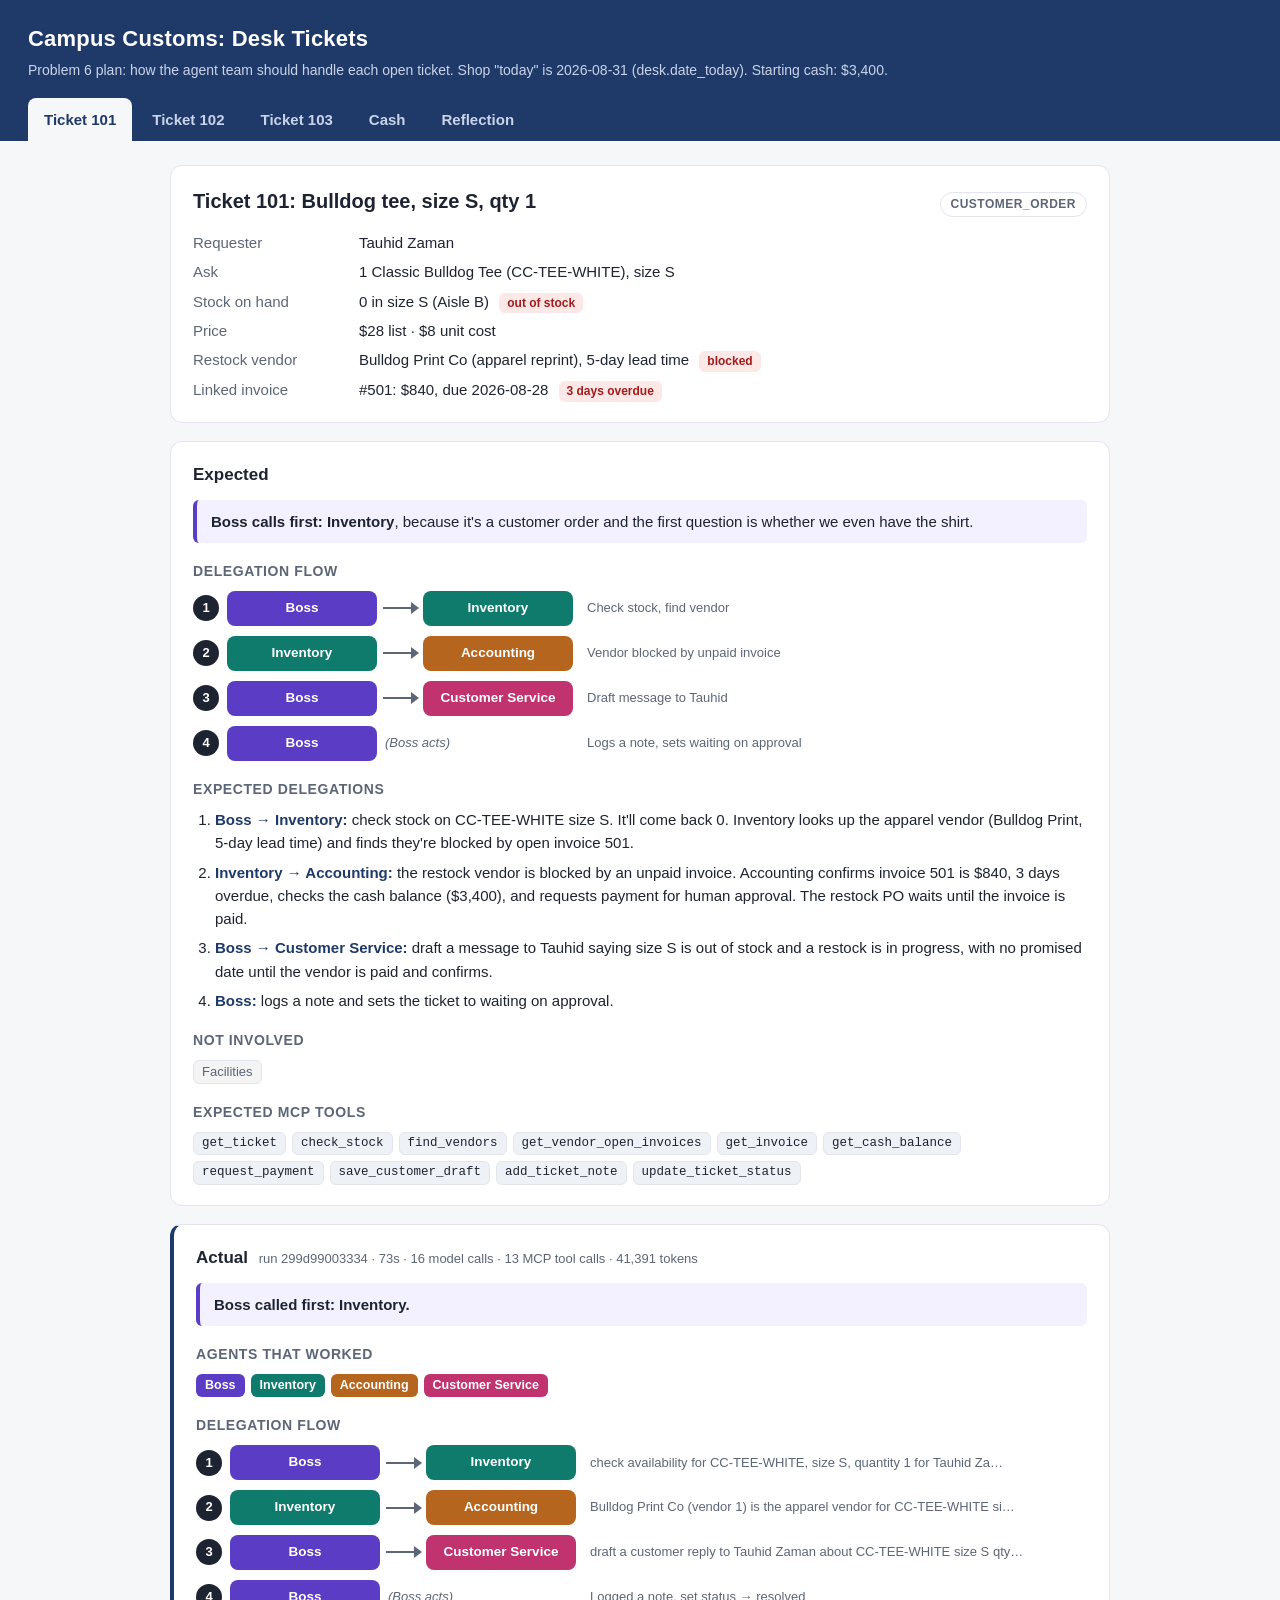
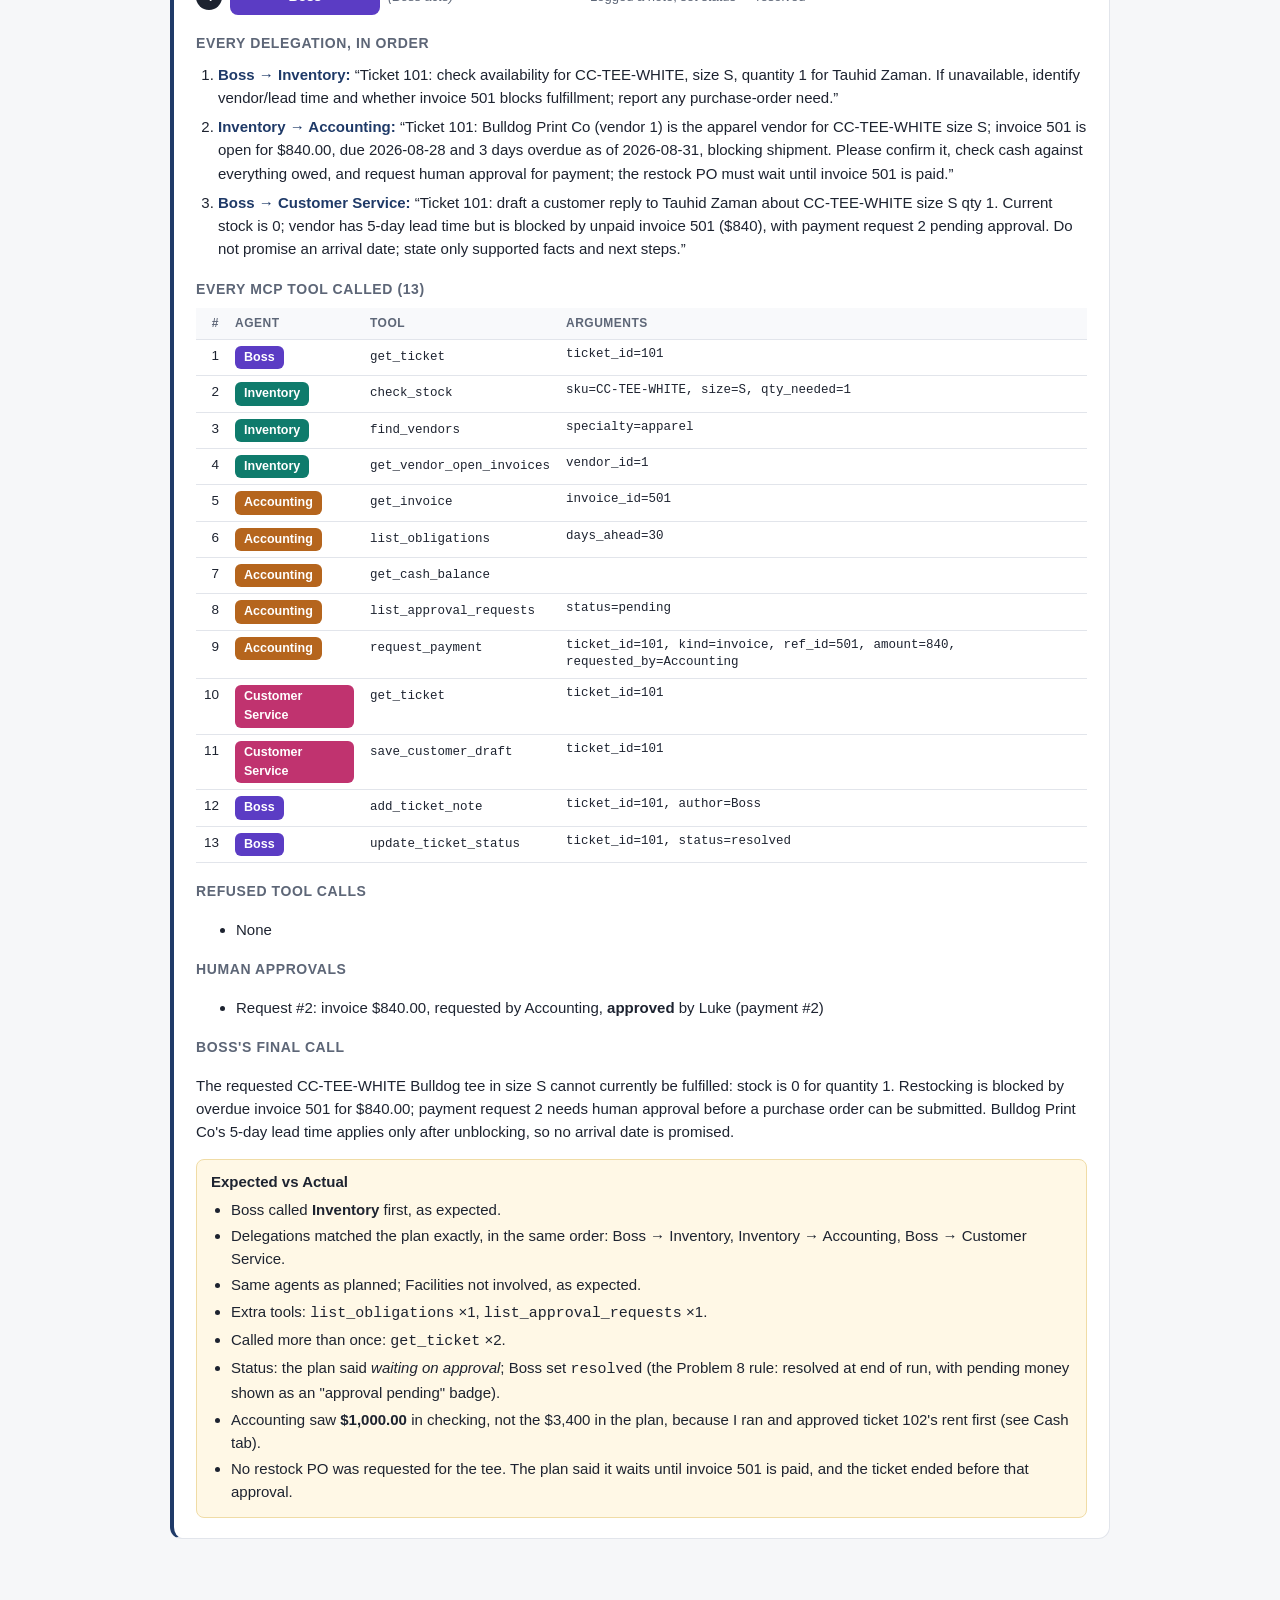
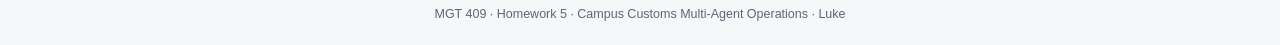
<file: output/desk_tickets.html>
<!DOCTYPE html>
<html lang="en">
<head>
<meta charset="utf-8">
<meta name="viewport" content="width=device-width, initial-scale=1">
<title>Campus Customs: Desk Tickets Plan</title>
<style>
  :root {
    --bg: #f6f7f9; --card: #ffffff; --ink: #1d2330; --muted: #5d6677; --line: #e2e5eb;
    --accent: #1f3a68;
    --boss: #5b3cc4; --inventory: #0f7b6c; --accounting: #b5651d; --facilities: #2563a8; --cs: #c0336f;
  }
  * { box-sizing: border-box; }
  body { margin: 0; font: 15px/1.55 -apple-system, "Segoe UI", Roboto, Helvetica, Arial, sans-serif;
         color: var(--ink); background: var(--bg); }
  header.top { background: var(--accent); color: #fff; padding: 22px 28px 0; }
  header.top h1 { margin: 0; font-size: 22px; font-weight: 650; letter-spacing: .2px; }
  header.top p { margin: 4px 0 16px; color: #c9d4ea; font-size: 14px; }
  nav[role="tablist"] { display: flex; gap: 4px; flex-wrap: wrap; }
  nav button { appearance: none; border: 0; background: transparent; color: #c9d4ea; font: inherit;
               font-weight: 600; padding: 10px 16px; border-radius: 8px 8px 0 0; cursor: pointer; }
  nav button:hover { color: #fff; background: rgba(255,255,255,.08); }
  nav button[aria-selected="true"] { background: var(--bg); color: var(--accent); }
  nav button:focus-visible { outline: 2px solid #fff; outline-offset: -2px; }
  main { max-width: 980px; margin: 0 auto; padding: 24px 20px 48px; }
  section[role="tabpanel"][hidden] { display: none; }
  .card { background: var(--card); border: 1px solid var(--line); border-radius: 12px; padding: 20px 22px; margin-bottom: 18px; }
  .card h2 { margin: 0 0 12px; font-size: 17px; }
  .card h3 { margin: 18px 0 8px; font-size: 14px; text-transform: uppercase; letter-spacing: .6px; color: var(--muted); }
  .facts-head { display: flex; justify-content: space-between; align-items: baseline; gap: 12px; flex-wrap: wrap; }
  .facts-head h2 { font-size: 20px; margin: 0; }
  .type { font-size: 12px; font-weight: 700; letter-spacing: .5px; text-transform: uppercase; color: var(--muted);
          border: 1px solid var(--line); border-radius: 999px; padding: 2px 10px; }
  dl.facts { display: grid; grid-template-columns: 150px 1fr; gap: 6px 16px; margin: 14px 0 0; }
  dl.facts dt { color: var(--muted); }
  dl.facts dd { margin: 0; font-weight: 500; }
  .badge { display: inline-block; font-size: 12px; font-weight: 700; padding: 1px 8px; border-radius: 6px; margin-left: 6px; }
  .badge.red { background: #fde8e8; color: #a01d1d; } .badge.amber { background: #fff3db; color: #8a5a00; }
  .badge.green { background: #e3f6ec; color: #17683f; }
  .first { background: #f3f0ff; border-left: 4px solid var(--boss); padding: 10px 14px; border-radius: 6px; margin: 4px 0 6px; }
  /* Flow diagram */
  .flow { display: flex; flex-direction: column; gap: 10px; margin: 6px 0 4px; }
  .flow-row { display: grid; grid-template-columns: 34px 150px 46px 150px 1fr; align-items: center; gap: 0; }
  .step { width: 26px; height: 26px; border-radius: 50%; background: var(--ink); color: #fff; font-size: 13px;
          font-weight: 700; display: grid; place-items: center; }
  .agent { border-radius: 8px; padding: 7px 10px; color: #fff; font-weight: 650; font-size: 13.5px; text-align: center; }
  .agent.boss { background: var(--boss); } .agent.inventory { background: var(--inventory); }
  .agent.accounting { background: var(--accounting); } .agent.facilities { background: var(--facilities); }
  .agent.customer_service { background: var(--cs); }
  .arrow { position: relative; height: 2px; background: var(--muted); margin: 0 6px; }
  .arrow::after { content: ""; position: absolute; right: -2px; top: -5px; border: 6px solid transparent; border-left: 8px solid var(--muted); border-right: 0; }
  .self { grid-column: 3 / span 2; font-size: 13px; color: var(--muted); font-style: italic; padding-left: 8px; }
  .flow-label { font-size: 13px; color: var(--muted); padding-left: 14px; }
  ol.plan { margin: 6px 0 0; padding-left: 22px; } ol.plan li { margin: 6px 0; }
  ol.plan b { color: var(--accent); }
  .chips { display: flex; flex-wrap: wrap; gap: 6px; }
  .chip { font: 12.5px/1.4 ui-monospace, "Cascadia Code", Consolas, monospace; background: #eef1f6; border: 1px solid var(--line);
          border-radius: 6px; padding: 2px 8px; }
  .muted-chip { background: #f4f4f5; color: var(--muted); border-color: var(--line); font-family: inherit; font-size: 13px; }
  .actual { border-style: dashed; background: #fbfbfc; color: var(--muted); }
  .placeholder { text-align: center; padding: 56px 20px; color: var(--muted); font-size: 16px; }
  footer { text-align: center; color: var(--muted); font-size: 12.5px; padding-bottom: 24px; }
  /* Actual / Cash / Reflection (filled in after the run) */
  .actual-filled { border-left: 4px solid var(--accent); }
  .actual-filled h2 small, .card h2 small { font-weight: 500; color: var(--muted); font-size: 13px; margin-left: 6px; }
  .agent-chip { display: inline-block; color: #fff; font-weight: 650; font-size: 12.5px; border-radius: 6px; padding: 2px 9px; }
  .agent-chip.boss { background: var(--boss); } .agent-chip.inventory { background: var(--inventory); }
  .agent-chip.accounting { background: var(--accounting); } .agent-chip.facilities { background: var(--facilities); }
  .agent-chip.customer_service { background: var(--cs); }
  table.data { width: 100%; border-collapse: collapse; font-size: 13.5px; margin: 6px 0 4px; }
  table.data th, table.data td { text-align: left; padding: 6px 8px; border-bottom: 1px solid var(--line); vertical-align: top; }
  table.data th { font-size: 12px; text-transform: uppercase; letter-spacing: .5px; color: var(--muted); background: #f8f9fb; }
  table.data td.num, table.data th.num { text-align: right; font-variant-numeric: tabular-nums; white-space: nowrap; }
  table.data tr.total td { font-weight: 700; border-top: 2px solid var(--ink); border-bottom: 0; }
  table.data code, .mono-sm { font: 12.5px/1.4 ui-monospace, "Cascadia Code", Consolas, monospace; }
  .neg { color: #a01d1d; } .zero { color: var(--muted); }
  .diff { margin-top: 16px; background: #fff8e6; border: 1px solid #f0dca6; border-radius: 8px; padding: 10px 14px; }
  .diff ul { margin: 4px 0 0; padding-left: 20px; } .diff li { margin: 3px 0; }
  pre.sql { background: #1d2330; color: #e6edf7; padding: 12px 14px; border-radius: 8px; overflow-x: auto; font-size: 12.5px; line-height: 1.5; }
  .ok { color: #17683f; font-weight: 700; }
  .reflection h2 { margin-top: 4px; } .reflection h3 { text-transform: none; letter-spacing: 0; font-size: 16px; color: var(--accent); margin-top: 22px; }
  .reflection p, .reflection li { line-height: 1.62; }
  .reflection h4 { margin: 18px 0 6px; font-size: 15px; }
  .ev { font-size: 12px; color: var(--muted); white-space: nowrap; }
  .grade { display: inline-block; min-width: 30px; text-align: center; font-weight: 800; border-radius: 6px; padding: 0 6px; background: #eef1f6; color: var(--accent); }
  @media (max-width: 700px) {
    dl.facts { grid-template-columns: 1fr; } dl.facts dt { margin-top: 6px; }
    .flow-row { grid-template-columns: 30px 1fr 30px 1fr; } .flow-label { grid-column: 2 / -1; padding: 4px 0 0; }
  }
</style>
</head>
<body>
<header class="top">
  <h1>Campus Customs: Desk Tickets</h1>
  <p>Problem 6 plan: how the agent team should handle each open ticket. Shop "today" is 2026-08-31 (desk.date_today). Starting cash: $3,400.</p>
  <nav role="tablist" aria-label="Desk tickets">
    <button role="tab" id="tab-t101" aria-controls="t101" aria-selected="true">Ticket 101</button>
    <button role="tab" id="tab-t102" aria-controls="t102" aria-selected="false" tabindex="-1">Ticket 102</button>
    <button role="tab" id="tab-t103" aria-controls="t103" aria-selected="false" tabindex="-1">Ticket 103</button>
    <button role="tab" id="tab-cash" aria-controls="cash" aria-selected="false" tabindex="-1">Cash</button>
    <button role="tab" id="tab-reflection" aria-controls="reflection" aria-selected="false" tabindex="-1">Reflection</button>
  </nav>
</header>

<main>
  <!-- ======================= TICKET 101 ======================= -->
  <section role="tabpanel" id="t101" aria-labelledby="tab-t101">
    <div class="card">
      <div class="facts-head"><h2>Ticket 101: Bulldog tee, size S, qty 1</h2><span class="type">customer_order</span></div>
      <dl class="facts">
        <dt>Requester</dt><dd>Tauhid Zaman</dd>
        <dt>Ask</dt><dd>1 Classic Bulldog Tee (CC-TEE-WHITE), size S</dd>
        <dt>Stock on hand</dt><dd>0 in size S (Aisle B) <span class="badge red">out of stock</span></dd>
        <dt>Price</dt><dd>$28 list · $8 unit cost</dd>
        <dt>Restock vendor</dt><dd>Bulldog Print Co (apparel reprint), 5-day lead time <span class="badge red">blocked</span></dd>
        <dt>Linked invoice</dt><dd>#501: $840, due 2026-08-28 <span class="badge red">3 days overdue</span></dd>
      </dl>
    </div>
    <div class="card">
      <h2>Expected</h2>
      <div class="first"><b>Boss calls first: Inventory</b>, because it's a customer order and the first question is whether we even have the shirt.</div>
      <h3>Delegation flow</h3>
      <div class="flow" data-flow='[["boss","inventory","Check stock, find vendor"],["inventory","accounting","Vendor blocked by unpaid invoice"],["boss","customer_service","Draft message to Tauhid"],["boss",null,"Logs a note, sets waiting on approval"]]'></div>
      <h3>Expected delegations</h3>
      <ol class="plan">
        <li><b>Boss → Inventory:</b> check stock on CC-TEE-WHITE size S. It'll come back 0. Inventory looks up the apparel vendor (Bulldog Print, 5-day lead time) and finds they're blocked by open invoice 501.</li>
        <li><b>Inventory → Accounting:</b> the restock vendor is blocked by an unpaid invoice. Accounting confirms invoice 501 is $840, 3 days overdue, checks the cash balance ($3,400), and requests payment for human approval. The restock PO waits until the invoice is paid.</li>
        <li><b>Boss → Customer Service:</b> draft a message to Tauhid saying size S is out of stock and a restock is in progress, with no promised date until the vendor is paid and confirms.</li>
        <li><b>Boss:</b> logs a note and sets the ticket to waiting on approval.</li>
      </ol>
      <h3>Not involved</h3>
      <div class="chips"><span class="chip muted-chip">Facilities</span></div>
      <h3>Expected MCP tools</h3>
      <div class="chips">
        <span class="chip">get_ticket</span><span class="chip">check_stock</span><span class="chip">find_vendors</span>
        <span class="chip">get_vendor_open_invoices</span><span class="chip">get_invoice</span><span class="chip">get_cash_balance</span>
        <span class="chip">request_payment</span><span class="chip">save_customer_draft</span><span class="chip">add_ticket_note</span>
        <span class="chip">update_ticket_status</span>
      </div>
    </div>
    <!-- ACTUAL:101 START -->
    <div class="card actual-filled">
      <h2>Actual <small>run 299d99003334 · 73s · 16 model calls · 13 MCP tool calls · 41,391 tokens</small></h2>
      <div class="first"><b>Boss called first: Inventory.</b></div>
      <h3>Agents that worked</h3>
      <div class="chips"><span class="agent-chip boss">Boss</span> <span class="agent-chip inventory">Inventory</span> <span class="agent-chip accounting">Accounting</span> <span class="agent-chip customer_service">Customer Service</span></div>
      <h3>Delegation flow</h3>
      <div class="flow" data-flow="[[&quot;boss&quot;, &quot;inventory&quot;, &quot;check availability for CC-TEE-WHITE, size S, quantity 1 for Tauhid Za\u2026&quot;], [&quot;inventory&quot;, &quot;accounting&quot;, &quot;Bulldog Print Co (vendor 1) is the apparel vendor for CC-TEE-WHITE si\u2026&quot;], [&quot;boss&quot;, &quot;customer_service&quot;, &quot;draft a customer reply to Tauhid Zaman about CC-TEE-WHITE size S qty\u2026&quot;], [&quot;boss&quot;, null, &quot;Logged a note, set status \u2192 resolved&quot;]]"></div>
      <h3>Every delegation, in order</h3>
      <ol class="plan">
        <li><b>Boss → Inventory:</b> “Ticket 101: check availability for CC-TEE-WHITE, size S, quantity 1 for Tauhid Zaman. If unavailable, identify vendor/lead time and whether invoice 501 blocks fulfillment; report any purchase-order need.”</li>
        <li><b>Inventory → Accounting:</b> “Ticket 101: Bulldog Print Co (vendor 1) is the apparel vendor for CC-TEE-WHITE size S; invoice 501 is open for $840.00, due 2026-08-28 and 3 days overdue as of 2026-08-31, blocking shipment. Please confirm it, check cash against everything owed, and request human approval for payment; the restock PO must wait until invoice 501 is paid.”</li>
        <li><b>Boss → Customer Service:</b> “Ticket 101: draft a customer reply to Tauhid Zaman about CC-TEE-WHITE size S qty 1. Current stock is 0; vendor has 5-day lead time but is blocked by unpaid invoice 501 ($840), with payment request 2 pending approval. Do not promise an arrival date; state only supported facts and next steps.”</li>
      </ol>
      <h3>Every MCP tool called (13)</h3>
      <table class="data">
        <thead><tr><th class="num">#</th><th>Agent</th><th>Tool</th><th>Arguments</th></tr></thead>
        <tbody>
          <tr><td class="num">1</td><td><span class="agent-chip boss">Boss</span></td><td><code>get_ticket</code></td><td class="mono-sm">ticket_id=101</td></tr>
          <tr><td class="num">2</td><td><span class="agent-chip inventory">Inventory</span></td><td><code>check_stock</code></td><td class="mono-sm">sku=CC-TEE-WHITE, size=S, qty_needed=1</td></tr>
          <tr><td class="num">3</td><td><span class="agent-chip inventory">Inventory</span></td><td><code>find_vendors</code></td><td class="mono-sm">specialty=apparel</td></tr>
          <tr><td class="num">4</td><td><span class="agent-chip inventory">Inventory</span></td><td><code>get_vendor_open_invoices</code></td><td class="mono-sm">vendor_id=1</td></tr>
          <tr><td class="num">5</td><td><span class="agent-chip accounting">Accounting</span></td><td><code>get_invoice</code></td><td class="mono-sm">invoice_id=501</td></tr>
          <tr><td class="num">6</td><td><span class="agent-chip accounting">Accounting</span></td><td><code>list_obligations</code></td><td class="mono-sm">days_ahead=30</td></tr>
          <tr><td class="num">7</td><td><span class="agent-chip accounting">Accounting</span></td><td><code>get_cash_balance</code></td><td class="mono-sm"></td></tr>
          <tr><td class="num">8</td><td><span class="agent-chip accounting">Accounting</span></td><td><code>list_approval_requests</code></td><td class="mono-sm">status=pending</td></tr>
          <tr><td class="num">9</td><td><span class="agent-chip accounting">Accounting</span></td><td><code>request_payment</code></td><td class="mono-sm">ticket_id=101, kind=invoice, ref_id=501, amount=840, requested_by=Accounting</td></tr>
          <tr><td class="num">10</td><td><span class="agent-chip customer_service">Customer Service</span></td><td><code>get_ticket</code></td><td class="mono-sm">ticket_id=101</td></tr>
          <tr><td class="num">11</td><td><span class="agent-chip customer_service">Customer Service</span></td><td><code>save_customer_draft</code></td><td class="mono-sm">ticket_id=101</td></tr>
          <tr><td class="num">12</td><td><span class="agent-chip boss">Boss</span></td><td><code>add_ticket_note</code></td><td class="mono-sm">ticket_id=101, author=Boss</td></tr>
          <tr><td class="num">13</td><td><span class="agent-chip boss">Boss</span></td><td><code>update_ticket_status</code></td><td class="mono-sm">ticket_id=101, status=resolved</td></tr>
        </tbody>
      </table>
      <h3>Refused tool calls</h3><ul class="plan"><li>None</li></ul>
      <h3>Human approvals</h3><ul class="plan"><li>Request #2: invoice $840.00, requested by Accounting, <b>approved</b> by Luke (payment #2)</li></ul>
      <h3>Boss's final call</h3>
      <p>The requested CC-TEE-WHITE Bulldog tee in size S cannot currently be fulfilled: stock is 0 for quantity 1. Restocking is blocked by overdue invoice 501 for $840.00; payment request 2 needs human approval before a purchase order can be submitted. Bulldog Print Co&#x27;s 5-day lead time applies only after unblocking, so no arrival date is promised.</p>
      <div class="diff"><b>Expected vs Actual</b>
        <ul>
        <li>Boss called <b>Inventory</b> first, as expected.</li>
        <li>Delegations matched the plan exactly, in the same order: Boss → Inventory, Inventory → Accounting, Boss → Customer Service.</li>
        <li>Same agents as planned; Facilities not involved, as expected.</li>
        <li>Extra tools: <code>list_obligations</code> ×1, <code>list_approval_requests</code> ×1.</li>
        <li>Called more than once: <code>get_ticket</code> ×2.</li>
        <li>Status: the plan said <i>waiting on approval</i>; Boss set <code>resolved</code> (the Problem 8 rule: resolved at end of run, with pending money shown as an "approval pending" badge).</li>
        <li>Accounting saw <b>$1,000.00</b> in checking, not the $3,400 in the plan, because I ran and approved ticket 102's rent first (see Cash tab).</li>
        <li>No restock PO was requested for the tee. The plan said it waits until invoice 501 is paid, and the ticket ended before that approval.</li>
        </ul>
      </div>
    </div>
    <!-- ACTUAL:101 END -->
  </section>

  <!-- ======================= TICKET 102 ======================= -->
  <section role="tabpanel" id="t102" aria-labelledby="tab-t102" hidden>
    <div class="card">
      <div class="facts-head"><h2>Ticket 102: Rent due</h2><span class="type">rent_notice</span></div>
      <dl class="facts">
        <dt>Requester</dt><dd>Elm City Properties (landlord)</dd>
        <dt>Ask</dt><dd>Pay the shop rent</dd>
        <dt>Lease</dt><dd>#1, Chapel Street shop</dd>
        <dt>Rent</dt><dd>$2,400 / month</dd>
        <dt>Next due</dt><dd>2026-09-02, 2 days from today (8/31) <span class="badge amber">due soon</span></dd>
        <dt>Cash check</dt><dd>$2,400 rent + $840 invoice = $3,240, which leaves $160 of $3,400 <span class="badge green">covered</span></dd>
      </dl>
    </div>
    <div class="card">
      <h2>Expected</h2>
      <div class="first"><b>Boss calls first: Facilities</b>, because rent and the lease are its job.</div>
      <h3>Delegation flow</h3>
      <div class="flow" data-flow='[["boss","facilities","Pull lease 1"],["facilities","accounting","Request the rent payment"],["boss",null,"Logs a note, sets waiting on approval"]]'></div>
      <h3>Expected delegations</h3>
      <ol class="plan">
        <li><b>Boss → Facilities:</b> pull lease 1. Rent is $2,400, due 9/2, 2 days from today (8/31), so it isn't overdue yet.</li>
        <li><b>Facilities → Accounting:</b> request the rent payment. Accounting checks cash against everything we owe, not just rent: $2,400 rent + $840 invoice = $3,240, leaving only $160 of the $3,400. Both bills can be covered, and Accounting requests the $2,400 payment for human approval.</li>
        <li><b>Boss:</b> logs a note and sets the ticket to waiting on approval.</li>
      </ol>
      <h3>Not involved</h3>
      <div class="chips"><span class="chip muted-chip">Inventory</span><span class="chip muted-chip">Customer Service</span></div>
      <p class="flow-label" style="padding:6px 0 0">The landlord isn't a customer and we don't contact vendors or landlords.</p>
      <h3>Expected MCP tools</h3>
      <div class="chips">
        <span class="chip">get_ticket</span><span class="chip">get_lease</span><span class="chip">get_today</span>
        <span class="chip">get_cash_balance</span><span class="chip">get_invoice</span><span class="chip">request_payment</span>
        <span class="chip">add_ticket_note</span><span class="chip">update_ticket_status</span>
      </div>
    </div>
    <!-- ACTUAL:102 START -->
    <div class="card actual-filled">
      <h2>Actual <small>run 408c0a9a0f23 · 5s · 10 model calls · 10 MCP tool calls · 24,880 tokens</small></h2>
      <div class="first"><b>Boss called first: Facilities.</b></div>
      <h3>Agents that worked</h3>
      <div class="chips"><span class="agent-chip boss">Boss</span> <span class="agent-chip facilities">Facilities</span> <span class="agent-chip accounting">Accounting</span></div>
      <h3>Delegation flow</h3>
      <div class="flow" data-flow="[[&quot;boss&quot;, &quot;facilities&quot;, &quot;review lease_id 1 for Elm City Properties rent due in 2 days. Confirm\u2026&quot;], [&quot;facilities&quot;, &quot;accounting&quot;, &quot;For lease_id 1, Chapel Street shop, request the $2,400 rent payment f\u2026&quot;], [&quot;boss&quot;, null, &quot;Logged a note, set status \u2192 resolved&quot;]]"></div>
      <h3>Every delegation, in order</h3>
      <ol class="plan">
        <li><b>Boss → Facilities:</b> “Ticket 102: review lease_id 1 for Elm City Properties rent due in 2 days. Confirm amount, due date relative to shop today, lease status, and any payment request needed; coordinate with Accounting as required and report request id(s).”</li>
        <li><b>Facilities → Accounting:</b> “Ticket 102: For lease_id 1, Chapel Street shop, request the $2,400 rent payment for Elm City Properties due 2026-09-02, which is 2 days from shop today 2026-08-31. Check cash against all pending obligations (checking is $3,400 with $0 pending) and report the payment request id for human approval.”</li>
      </ol>
      <h3>Every MCP tool called (10)</h3>
      <table class="data">
        <thead><tr><th class="num">#</th><th>Agent</th><th>Tool</th><th>Arguments</th></tr></thead>
        <tbody>
          <tr><td class="num">1</td><td><span class="agent-chip boss">Boss</span></td><td><code>get_ticket</code></td><td class="mono-sm">ticket_id=102</td></tr>
          <tr><td class="num">2</td><td><span class="agent-chip facilities">Facilities</span></td><td><code>get_lease</code></td><td class="mono-sm">lease_id=1</td></tr>
          <tr><td class="num">3</td><td><span class="agent-chip facilities">Facilities</span></td><td><code>get_today</code></td><td class="mono-sm"></td></tr>
          <tr><td class="num">4</td><td><span class="agent-chip facilities">Facilities</span></td><td><code>get_cash_balance</code></td><td class="mono-sm"></td></tr>
          <tr><td class="num">5</td><td><span class="agent-chip accounting">Accounting</span></td><td><code>list_obligations</code></td><td class="mono-sm">days_ahead=30</td></tr>
          <tr><td class="num">6</td><td><span class="agent-chip accounting">Accounting</span></td><td><code>get_cash_balance</code></td><td class="mono-sm"></td></tr>
          <tr><td class="num">7</td><td><span class="agent-chip accounting">Accounting</span></td><td><code>list_approval_requests</code></td><td class="mono-sm">status=pending</td></tr>
          <tr><td class="num">8</td><td><span class="agent-chip accounting">Accounting</span></td><td><code>request_payment</code></td><td class="mono-sm">ticket_id=102, kind=rent, ref_id=1, amount=2400, requested_by=Accounting</td></tr>
          <tr><td class="num">9</td><td><span class="agent-chip boss">Boss</span></td><td><code>add_ticket_note</code></td><td class="mono-sm">ticket_id=102, author=Boss</td></tr>
          <tr><td class="num">10</td><td><span class="agent-chip boss">Boss</span></td><td><code>update_ticket_status</code></td><td class="mono-sm">ticket_id=102, status=resolved</td></tr>
        </tbody>
      </table>
      <h3>Refused tool calls</h3><ul class="plan"><li>None</li></ul>
      <h3>Human approvals</h3><ul class="plan"><li>Request #1: rent $2,400.00, requested by Accounting, <b>approved</b> by Luke (payment #1)</li></ul>
      <h3>Boss's final call</h3>
      <p>Lease 1 is active and the $2,400 rent for Elm City Properties is due 2026-09-02, exactly two days after shop today (2026-08-31), so it is not overdue. Rent payment request 1 is pending human approval; rent has not been paid. Approve the requested rent payment while reserving funds for the separate overdue $840 invoice; paying both would leave $160 from the $3,400 balance.</p>
      <div class="diff"><b>Expected vs Actual</b>
        <ul>
        <li>Boss called <b>Facilities</b> first, as expected.</li>
        <li>Delegations matched the plan exactly, in the same order: Boss → Facilities, Facilities → Accounting.</li>
        <li>Same agents as planned; Inventory, Customer Service not involved, as expected.</li>
        <li>Expected tools never called: <code>get_invoice</code>.</li>
        <li>Extra tools: <code>list_obligations</code> ×1, <code>list_approval_requests</code> ×1.</li>
        <li>Called more than once: <code>get_cash_balance</code> ×2.</li>
        <li>Status: the plan said <i>waiting on approval</i>; Boss set <code>resolved</code> (the Problem 8 rule: resolved at end of run, with pending money shown as an "approval pending" badge).</li>
        <li>Accounting got invoice 501's $840 from <code>list_obligations</code> (all obligations at once) instead of <code>get_invoice</code>, and still computed $3,240 owed and $160 left.</li>
        </ul>
      </div>
    </div>
    <!-- ACTUAL:102 END -->
  </section>

  <!-- ======================= TICKET 103 ======================= -->
  <section role="tabpanel" id="t103" aria-labelledby="tab-t103" hidden>
    <div class="card">
      <div class="facts-head"><h2>Ticket 103: Bulk hoodie discount, 20 navy hoodies size M</h2><span class="type">price_override</span></div>
      <dl class="facts">
        <dt>Requester</dt><dd>Yale AI Club</dd>
        <dt>Ask</dt><dd>20 Basic Hoodies (CC-HOOD-NAVY), size M, at a bulk discount</dd>
        <dt>Stock on hand</dt><dd>8 in size M (Aisle A), so 12 short <span class="badge red">shortfall 12</span></dd>
        <dt>Price</dt><dd>$58 list · $22 unit cost (never price below cost)</dd>
        <dt>Restock vendor</dt><dd>Bulldog Print Co, 5-day lead time <span class="badge red">blocked by #501</span></dd>
        <dt>Restock cost</dt><dd>12 × $22 = about $264, more than the $160 left after rent + invoice 501 <span class="badge amber">can't afford all</span></dd>
      </dl>
    </div>
    <div class="card">
      <h2>Expected</h2>
      <div class="first"><b>Boss calls first: Inventory</b>, because if we can't fill the order, the discount question doesn't matter yet.</div>
      <h3>Delegation flow</h3>
      <div class="flow" data-flow='[["boss","inventory","Check stock for 20"],["boss","accounting","Margin + cash check"],["boss",null,"Final call on discount and how much to promise"],["boss","customer_service","Draft reply to Yale AI Club"],["boss",null,"Logs a note, updates status"]]'></div>
      <h3>Expected delegations</h3>
      <ol class="plan">
        <li><b>Boss → Inventory:</b> check CC-HOOD-NAVY size M for 20. We only have 8, so we're 12 short. Restocking goes through Bulldog Print (5 days), which is blocked by invoice 501.</li>
        <li><b>Boss → Accounting:</b> check margin on a bulk discount. Cost is $22 and list is $58, so there's room, but never price below cost. Also flag that restocking 12 hoodies costs about $264 at unit cost, more than the $160 we'd have left after paying rent and invoice 501. We can't afford the full restock if both bills get paid.</li>
        <li><b>Boss</b> makes the final call on the discount and on how much of the order we can promise.</li>
        <li><b>Boss → Customer Service:</b> draft a reply to Yale AI Club offering what we can actually back up (8 now, the rest dependent on restock, and the approved discount), with no promised delivery date.</li>
        <li><b>Boss:</b> logs a note and updates the status.</li>
      </ol>
      <h3>Not involved</h3>
      <div class="chips"><span class="chip muted-chip">Facilities</span></div>
      <h3>Expected MCP tools</h3>
      <div class="chips">
        <span class="chip">get_ticket</span><span class="chip">check_stock</span><span class="chip">find_vendors</span>
        <span class="chip">get_vendor_open_invoices</span><span class="chip">get_pricing</span><span class="chip">get_cash_balance</span>
        <span class="chip">save_customer_draft</span><span class="chip">add_ticket_note</span><span class="chip">update_ticket_status</span>
      </div>
    </div>
    <!-- ACTUAL:103 START -->
    <div class="card actual-filled">
      <h2>Actual <small>run 21a47bc78479 · 47s · 17 model calls · 13 MCP tool calls · 44,310 tokens</small></h2>
      <div class="first"><b>Boss called first: Inventory.</b></div>
      <h3>Agents that worked</h3>
      <div class="chips"><span class="agent-chip boss">Boss</span> <span class="agent-chip inventory">Inventory</span> <span class="agent-chip accounting">Accounting</span> <span class="agent-chip customer_service">Customer Service</span></div>
      <h3>Delegation flow</h3>
      <div class="flow" data-flow="[[&quot;boss&quot;, &quot;inventory&quot;, &quot;check availability for CC-HOOD-NAVY, size M, quantity 20 for Yale AI\u2026&quot;], [&quot;boss&quot;, &quot;accounting&quot;, &quot;for Yale AI Club&amp;#x27;s request for 20 CC-HOOD-NAVY size M, inventory repo\u2026&quot;], [&quot;boss&quot;, &quot;customer_service&quot;, &quot;draft a customer reply to Yale AI Club. We approve $50 each (13.8% of\u2026&quot;], [&quot;boss&quot;, null, &quot;Logged a note, set status \u2192 resolved&quot;]]"></div>
      <h3>Every delegation, in order</h3>
      <ol class="plan">
        <li><b>Boss → Inventory:</b> “Ticket 103: check availability for CC-HOOD-NAVY, size M, quantity 20 for Yale AI Club. Report stock on hand, unit price/cost, and if short identify vendor, lead time, and any blocked open invoice; note any purchase-order need.”</li>
        <li><b>Boss → Accounting:</b> “Ticket 103: for Yale AI Club&#x27;s request for 20 CC-HOOD-NAVY size M, inventory reports 8 on hand and a shortfall of 12, vendor Bulldog Print Co (vendor 1) unblocked, 5-day lead time. Determine unit cost/price, feasible bulk-discount price and margin, cash impact, and request human approval for the 12-unit purchase order if appropriate.”</li>
        <li><b>Boss → Customer Service:</b> “Ticket 103: draft a customer reply to Yale AI Club. We approve $50 each (13.8% off $58 list; $28 margin/unit), but only 8 of 20 CC-HOOD-NAVY size M are currently on hand; 12 more require a $264 PO that cannot proceed because available cash is $160, and no arrival date may be promised. State the 8-unit availability and ask whether they want that quantity at $50 each; do not promise the remaining 12.”</li>
      </ol>
      <h3>Every MCP tool called (13)</h3>
      <table class="data">
        <thead><tr><th class="num">#</th><th>Agent</th><th>Tool</th><th>Arguments</th></tr></thead>
        <tbody>
          <tr><td class="num">1</td><td><span class="agent-chip boss">Boss</span></td><td><code>get_ticket</code></td><td class="mono-sm">ticket_id=103</td></tr>
          <tr><td class="num">2</td><td><span class="agent-chip inventory">Inventory</span></td><td><code>check_stock</code></td><td class="mono-sm">sku=CC-HOOD-NAVY, size=M, qty_needed=20</td></tr>
          <tr><td class="num">3</td><td><span class="agent-chip inventory">Inventory</span></td><td><code>find_vendors</code></td><td class="mono-sm">specialty=apparel</td></tr>
          <tr><td class="num">4</td><td><span class="agent-chip inventory">Inventory</span></td><td><code>get_vendor_open_invoices</code></td><td class="mono-sm">vendor_id=1</td></tr>
          <tr><td class="num">5</td><td><span class="agent-chip accounting">Accounting</span></td><td><code>get_pricing</code></td><td class="mono-sm">sku=CC-HOOD-NAVY, qty=12</td></tr>
          <tr><td class="num">6</td><td><span class="agent-chip accounting">Accounting</span></td><td><code>list_obligations</code></td><td class="mono-sm">days_ahead=30</td></tr>
          <tr><td class="num">7</td><td><span class="agent-chip accounting">Accounting</span></td><td><code>get_cash_balance</code></td><td class="mono-sm"></td></tr>
          <tr><td class="num">8</td><td><span class="agent-chip accounting">Accounting</span></td><td><code>list_approval_requests</code></td><td class="mono-sm">status=pending</td></tr>
          <tr><td class="num">9</td><td><span class="agent-chip accounting">Accounting</span></td><td><code>get_pricing</code></td><td class="mono-sm">sku=CC-HOOD-NAVY, proposed_price=50, qty=20</td></tr>
          <tr><td class="num">10</td><td><span class="agent-chip customer_service">Customer Service</span></td><td><code>get_ticket</code></td><td class="mono-sm">ticket_id=103</td></tr>
          <tr><td class="num">11</td><td><span class="agent-chip customer_service">Customer Service</span></td><td><code>save_customer_draft</code></td><td class="mono-sm">ticket_id=103</td></tr>
          <tr><td class="num">12</td><td><span class="agent-chip boss">Boss</span></td><td><code>add_ticket_note</code></td><td class="mono-sm">ticket_id=103, author=Boss</td></tr>
          <tr><td class="num">13</td><td><span class="agent-chip boss">Boss</span></td><td><code>update_ticket_status</code></td><td class="mono-sm">ticket_id=103, status=resolved</td></tr>
        </tbody>
      </table>
      <h3>Refused tool calls</h3><ul class="plan"><li>None</li></ul>
      <h3>Human approvals</h3><ul class="plan"><li>None. No payment or PO requests were created for this ticket.</li></ul>
      <h3>Boss's final call</h3>
      <p>Approved a bulk price of $50 per hoodie, 13.8% below the $58 list price and above the $22 unit cost, for a $28 unit margin ($560 across 20). Only 8 of 20 size-M hoodies are on hand; the remaining 12 would require a $264 purchase order, but available cash is $160, so no PO or arrival promise is possible. Customer Service saved draft 2 offering the 8 available hoodies at $50 each.</p>
      <div class="diff"><b>Expected vs Actual</b>
        <ul>
        <li>Boss called <b>Inventory</b> first, as expected.</li>
        <li>Delegations matched the plan exactly, in the same order: Boss → Inventory, Boss → Accounting, Boss → Customer Service.</li>
        <li>Same agents as planned; Facilities not involved, as expected.</li>
        <li>Extra tools: <code>list_obligations</code> ×1, <code>list_approval_requests</code> ×1.</li>
        <li>Called more than once: <code>get_ticket</code> ×2, <code>get_pricing</code> ×2.</li>
        <li>Status: the plan said <i>updated (unspecified)</i>; Boss set <code>resolved</code> (the Problem 8 rule: resolved at end of run, with pending money shown as an "approval pending" badge).</li>
        <li>The plan said Bulldog Print is blocked by invoice 501. By the time 103 ran, 501 was already paid (ticket 101), so <code>get_vendor_open_invoices</code> returned <code>blocked: false</code>. The real blocker was cash: 12 × $22.00 = $264.00 vs <b>$160.00</b> in checking.</li>
        <li>Accounting priced a <b>$50.00</b> bulk price (13.8% off $58.00 list, $28.00 margin per unit), and Boss approved it. No PO was requested, so nothing was left for me to approve.</li>
        </ul>
      </div>
    </div>
    <!-- ACTUAL:103 END -->
  </section>

  <!-- ======================= CASH / REFLECTION ======================= -->
  <section role="tabpanel" id="cash" aria-labelledby="tab-cash" hidden>
    <!-- CASH START -->
    <div class="card">
      <h2>Cash, itemized <small>from <code>payments</code> + <code>approval_requests</code> in data/campus_customs_new.db</small></h2>
      <table class="data">
        <thead><tr><th>Step</th><th>Reason</th><th class="num">Cash change</th><th class="num">Running balance</th></tr></thead>
        <tbody>
          <tr><td>Start</td><td>Balance after reset (<code>original.cash_accounts</code>)</td><td class="num">—</td><td class="num">$3,400.00</td></tr>
<tr><td>Ticket 102<br><small>Rent due</small></td><td>Rent, lease 1: request #1 → payment #1, $2,400.00, approved by <b>Luke</b> on 2026-08-31</td><td class="num neg">-$2,400.00</td><td class="num">$1,000.00</td></tr>
<tr><td>Ticket 101<br><small>Bulldog tee</small></td><td>Invoice 501: request #2 → payment #2, $840.00, approved by <b>Luke</b> on 2026-08-31</td><td class="num neg">-$840.00</td><td class="num">$160.00</td></tr>
<tr><td>Ticket 103<br><small>Bulk hoodie discount</small></td><td>No request created. Accounting priced the 12-unit restock at $264.00 (12 × $22.00) against $160.00 available, so it didn't request a PO. $0.00</td><td class="num zero">$0.00</td><td class="num">$160.00</td></tr>
<tr class="total"><td>End</td><td>Ending balance (<code>cash_accounts</code>)</td><td class="num">-$3,240.00</td><td class="num">$160.00</td></tr>
        </tbody>
      </table>
      <p class="flow-label" style="padding:4px 0 0">Tickets in the order they were run and approved (102 → 101 → 103).
        Agents only <i>requested</i>; every payment above was executed by a human approval.</p>
      <h3>Refused or rejected requests</h3>
      <ul class="plan"><li>None. <code>approval_requests</code> has no rejected rows, and no tool call in the run was refused. The only money-related "no" was Accounting choosing not to request the ticket 103 PO (row above).</li></ul>
    </div>
    <div class="card">
      <h2>Proof: starting balance − payments = cash_accounts.balance</h2>
      <pre class="sql">ATTACH DATABASE &#x27;data/campus_customs.db&#x27; AS original;  -- opened read-only

SELECT
  (SELECT balance FROM original.cash_accounts WHERE name = &#x27;checking&#x27;)          AS starting_balance,
  (SELECT COUNT(*) FROM payments)                                               AS payment_rows,
  (SELECT COALESCE(SUM(amount), 0) FROM payments)                               AS total_paid,
  (SELECT balance FROM original.cash_accounts WHERE name = &#x27;checking&#x27;)
    - (SELECT COALESCE(SUM(amount), 0) FROM payments)                           AS start_minus_payments,
  (SELECT balance FROM cash_accounts WHERE name = &#x27;checking&#x27;)                   AS cash_accounts_balance,
  (SELECT balance FROM original.cash_accounts WHERE name = &#x27;checking&#x27;)
    - (SELECT COALESCE(SUM(amount), 0) FROM payments)
    = (SELECT balance FROM cash_accounts WHERE name = &#x27;checking&#x27;)               AS reconciles;</pre>
      <table class="data" style="max-width:520px"><tbody><tr><td><code>starting_balance</code></td><td class='num'>3400.0</td></tr><tr><td><code>payment_rows</code></td><td class='num'>2</td></tr><tr><td><code>total_paid</code></td><td class='num'>3240.0</td></tr><tr><td><code>start_minus_payments</code></td><td class='num'>160.0</td></tr><tr><td><code>cash_accounts_balance</code></td><td class='num'>160.0</td></tr><tr><td><code>reconciles</code></td><td class='num'>1</td></tr></tbody></table>
      <p class="ok">$3,400.00 − $3,240.00 = $160.00, which matches cash_accounts ($160.00) ✓</p>
    </div>
    <!-- CASH END -->
  </section>
  <section role="tabpanel" id="reflection" aria-labelledby="tab-reflection" hidden>
    <!-- REFLECTION-METRICS START -->
    <div class="card">
      <h2>The run in numbers <small>audit trail events after the last reset marker</small></h2>
      <table class="data">
        <thead><tr><th>Ticket</th><th>Agents expected</th><th>Agents actual</th><th class="num">Delegations exp / act</th>
          <th class="num">Model calls</th><th class="num">MCP tools exp (distinct) / act (calls)</th><th class="num">Tokens</th><th class="num">Run time</th></tr></thead>
        <tbody>
          <tr><td>101</td><td>Boss, Inventory, Accounting, Customer Service</td><td>Boss, Inventory, Accounting, Customer Service</td><td class='num'>3 / 3</td><td class='num'>16</td><td class='num'>10 / 13</td><td class='num'>41,391</td><td class='num'>73s</td></tr>
<tr><td>102</td><td>Boss, Accounting, Facilities</td><td>Boss, Facilities, Accounting</td><td class='num'>2 / 2</td><td class='num'>10</td><td class='num'>8 / 10</td><td class='num'>24,880</td><td class='num'>5s</td></tr>
<tr><td>103</td><td>Boss, Inventory, Accounting, Customer Service</td><td>Boss, Inventory, Accounting, Customer Service</td><td class='num'>3 / 3</td><td class='num'>17</td><td class='num'>9 / 13</td><td class='num'>44,310</td><td class='num'>47s</td></tr>
<tr class='total'><td>All</td><td></td><td></td><td class='num'>8 / 8</td><td class='num'>43</td><td class='num'>27 / 36</td><td class='num'>110,581</td><td class='num'>126s</td></tr>
        </tbody>
      </table>
      <p class="flow-label" style="padding:4px 0 0">"MCP tools expected" counts the distinct tools in my plan; "actual" counts every MCP call (repeats included; <code>delegate</code> excluded). Run time is first to last audit event of the run.</p>
    </div>
    <!-- REFLECTION-METRICS END -->
    <!-- REFLECTION-BODY START -->
    <div class="card reflection">
      <h2>What actually happened at the counter</h2>
      <p>Quick context: I reset the shop, then ran the tickets in the order <b>102 → 101 → 103</b>. I signed the rent check
        before running 101 and the invoice check before running 103. That order matters a lot below, because every agent
        after the first one was looking at a smaller checking account. Cash went $3,400 → $1,000 → $160 and stayed there
        <span class="ev">(see Cash tab)</span>. The team made 8 delegations and 36 MCP calls across the three runs
        <span class="ev">(table above)</span>. Zero tool calls were refused, and zero dollars moved without my signature
        <span class="ev">(Cash tab → Refused or rejected)</span>.</p>

      <h3>1. How the agents did, ticket by ticket</h3>

      <h4>Ticket 102: rent (Elm City Properties) · overall <span class="grade">B+</span></h4>
      <ul>
        <li><b>Correctness <span class="grade">A</span>.</b> Facilities pulled lease 1 and got it exactly right: $2,400,
          due 2026-09-02, 2 days out from the shop's 2026-08-31, not overdue
          <span class="ev">(Ticket 102 → Actual)</span>. Accounting then called <code>list_obligations</code>, found the
          $840 invoice 501 sitting next to the rent, and said $3,240 owed leaves $160
          <span class="ev">(Ticket 102 → Actual, Boss's final call)</span>. It requested exactly $2,400, and nothing
          went negative.</li>
        <li><b>Efficiency <span class="grade">C</span>.</b> This is the ticket where multi-agent overhead shows. It took
          2 handoffs, 10 model calls, 10 MCP calls, and 24,880 tokens <span class="ev">(table above)</span>.
          <code>get_cash_balance</code> was called twice, once by Facilities and again by Accounting, even though
          Facilities literally wrote "checking is $3,400 with $0 pending" in its handoff. <code>get_today</code> was
          redundant too, because <code>get_lease</code> already returns today and days-until-due
          <span class="ev">(Ticket 102 → Actual, tools #3–#5)</span>. Boss alone burned 10,198 tokens to read a rent
          notice and forward it.</li>
        <li><b>Safety <span class="grade">A</span>.</b> Accounting only created request #1 as pending, and I signed it.
          Payment #1 for $2,400 is the only cash that moved on this ticket <span class="ev">(see Cash tab)</span>.</li>
        <li>One honesty note: this run took 5 seconds and used exactly 24,880 tokens, identical to an earlier test run of
          102. That smells like a cached response at the gateway, so I wouldn't read anything into the speed.</li>
      </ul>

      <h4>Ticket 101: Bulldog tee for Tauhid · overall <span class="grade">A−</span></h4>
      <ul>
        <li><b>Correctness <span class="grade">A</span>.</b>
          <ul>
            <li>Inventory found 0 size S tees and picked Bulldog Print Co (apparel, 5-day lead). It checked
              <code>get_vendor_open_invoices</code> and saw invoice 501 at $840, 3 days overdue against date_today.</li>
            <li>It handed that to Accounting, which re-checked cash: $1,000, since rent was already paid. It said
              paying 501 leaves $160, requested exactly $840 as request #2, and correctly did <i>not</i> request a
              restock PO while the vendor was blocked <span class="ev">(Ticket 101 → Actual)</span>.</li>
          </ul></li>
        <li><b>Efficiency <span class="grade">B</span>.</b>
          <ul>
            <li>The handoff chain matched my plan exactly: Boss → Inventory → Accounting, then Boss → Customer Service.
              But it took 16 model calls, 13 MCP calls, 41,391 tokens, and 73 seconds
              <span class="ev">(table above)</span>.</li>
            <li>The slow part was Boss's very last model call: 31 seconds and 6,541 tokens, just to write up a decision
              that the specialists had already handed it <span class="ev">(audit trail, ticket 101 run)</span>.</li>
            <li>Accounting also ran its full pre-payment checklist (<code>get_invoice</code>,
              <code>list_obligations</code>, <code>get_cash_balance</code>, <code>list_approval_requests</code>) before
              one <code>request_payment</code>. That's defensible for money, but it's 4 reads for 1 write.</li>
          </ul></li>
        <li><b>Safety <span class="grade">A</span>.</b> Request #2 stayed pending until I signed it (payment #2, $840).
          Invoice 501 is now <code>paid</code> and there were 0 refused calls <span class="ev">(Cash tab)</span>.</li>
        <li><b>Customer draft <span class="grade">A−</span>.</b> The draft tells Tauhid the tee is out of stock and that
          we'll "confirm an expected arrival date once the restock is confirmed". There's no date and no price, which is
          exactly right, because no PO even exists yet. My nitpick: it calls the shirt "CC-TEE-WHITE", our internal SKU,
          which a customer shouldn't have to read <span class="ev">(customer_drafts #1)</span>.</li>
      </ul>

      <h4>Ticket 103: Yale AI Club, 20 hoodies · overall <span class="grade">B+</span></h4>
      <ul>
        <li><b>Correctness <span class="grade">A−</span>.</b>
          <ul>
            <li>Inventory got 8 on hand vs 20, so 12 short. Accounting priced the restock at $264 (12 × $22) vs $160 in
              checking and declined to request the PO. It proposed $50 each, which is 13.8% off the $58 list with a $28
              margin per unit, comfortably above the $22 cost <span class="ev">(Ticket 103 → Actual; Cash tab row
              103)</span>.</li>
            <li>One real miss in the routing: Boss asked Inventory for "unit price/cost", which Inventory has no tool for,
              so Inventory reported it as a data gap and Accounting had to look it up anyway
              <span class="ev">(Ticket 103 → Actual, delegation 1)</span>.</li>
            <li>Also, my plan said Bulldog would be blocked by 501. It wasn't, because I'd already paid 501 on ticket
              101. The real blocker was cash, and the team correctly said so <span class="ev">(Ticket 103 → Expected vs
              Actual)</span>.</li>
          </ul></li>
        <li><b>Efficiency <span class="grade">B−</span>.</b> This was the most expensive run: 17 model calls and 44,310
          tokens, with Boss alone at 7 calls and 22,182 tokens <span class="ev">(table above)</span>.
          <code>get_pricing</code> ran twice: once for the 12-unit cost and once to test the $50 price.</li>
        <li><b>Safety <span class="grade">A</span>.</b> No request was created at all, so there was nothing to sign and $0
          moved <span class="ev">(Cash tab)</span>.</li>
        <li><b>Customer draft <span class="grade">A−</span>.</b> It offers the 8 in stock at $50 and says plainly that the
          remaining 12 "are not currently available", with no arrival date. It's honest, and the $50 was Boss's explicit
          instruction. Two critiques:
          <ul>
            <li>It again leaks "CC-HOOD-NAVY".</li>
            <li>It quietly extends a bulk price justified on 20 units ($560 total margin) to an 8-unit order. That's still
              above cost, but it's a business call I'd rather have made myself <span class="ev">(customer_drafts
              #2)</span>.</li>
          </ul></li>
      </ul>

      <h4>Actual vs my Expected plan</h4>
      <ul>
        <li><b>First call and handoffs:</b> Boss called first exactly who I predicted on all three tickets: Facilities
          for 102, Inventory for 101 and 103. Every delegation matched my plan in order: 2/2, 3/3, and 3/3
          <span class="ev">(table above)</span>. No extra agents showed up, and the agents I marked "not involved" stayed
          out.</li>
        <li><b>Extra tools:</b> <code>list_obligations</code> and <code>list_approval_requests</code> appeared on every
          ticket, and I never planned for them. That's my own prompt at work: Accounting's prompt says to call both
          before any payment. Customer Service also re-read the ticket with <code>get_ticket</code> before drafting on
          101 and 103.</li>
        <li><b>Missing tool:</b> only <code>get_invoice</code> on 102. Accounting got the $840 from
          <code>list_obligations</code> instead <span class="ev">(Ticket 102 → Expected vs Actual)</span>.</li>
        <li><b>Status:</b> I expected "waiting on approval". Every ticket ended <code>resolved</code> with an "approval
          pending" badge until I signed, because that's the board rule I set in Problem 8.</li>
        <li><b>Did Accounting catch the cash squeeze on its own? Yes, both halves of it.</b> On 102 it found the $840
          invoice without anyone mentioning it and said $3,240 owed leaves $160. On 103 it compared $264 to $160 and
          refused to ask for the PO <span class="ev">(Ticket 102 and 103 → Actual)</span>. What it did <i>not</i> do is
          connect the two <i>before</i> I signed: nobody told me on 102 or 101 that paying both bills would make the
          hoodie restock impossible. The squeeze only surfaced on 103, after the money was already gone.</li>
      </ul>

      <h3>2. What would have been simpler as one agent with tools</h3>
      <p><b>Ticket 102 is the poster child.</b> The whole job is <code>get_lease</code> →
        <code>list_obligations</code> → <code>request_payment</code>, plus a note and a status update. One agent could
        do that in about 3–4 model calls. For scale, Accounting alone did the cash check and the request in 3 model
        calls and 9,180 tokens <span class="ev">(Shift report, ticket 102)</span>. The real run used 3 agents, 2
        handoffs, 10 model calls, and 24,880 tokens <span class="ev">(table above)</span>. So roughly 60% of that was
        coordination: Boss reading and forwarding (10,198 tokens), and Facilities re-checking cash that Accounting then
        checked again. The same goes for a simple in-stock order like caps (Section 3), where a multi-agent run is mostly
        agents describing data to each other.</p>
      <p><b>The bigger point is visibility.</b> One agent working the whole board would have seen all of it at once:
        $3,400 − $2,400 rent − $840 invoice − $264 hoodie restock = <b>−$104</b>. It would have told me before I signed
        anything that I couldn't do all three, and asked me to choose. In my setup, every ticket is its own run: Boss
        starts fresh, and Accounting only knows what the handoff and its tools tell it. <code>list_obligations</code>
        did give Accounting every <i>bill</i>, but a restock we <i>might</i> need isn't a bill, so it was invisible until
        ticket 103. In practice, the order I clicked the tickets decided which customer got shorted.</p>
      <p><b>The honest counterargument.</b> The split bought real controls:</p>
      <ul>
        <li>Only Accounting has <code>request_payment</code> and <code>request_purchase_order</code>. Inventory couldn't
          have requested the $840 even if it wanted to, so it had to hand off <span class="ev">(Ticket 101 →
          Actual)</span>.</li>
        <li><i>No</i> agent can run <code>execute_payment</code>. The code refuses to even build an agent that has it, and
          both payments carry <code>approved_by = Luke</code> <span class="ev">(Cash tab)</span>.</li>
        <li>The audit trail attributes every step. I can see that request #1 was created by Accounting at delegation depth
          2, two hops from Boss via Facilities, out of 163 logged events since the reset
          <span class="ev">(audit_trail.json)</span>. With one do-everything agent holding every tool, I'd lose that
          separation of duties, which is exactly the control a real shop's bookkeeper would want.</li>
      </ul>
      <p><b>My opinion:</b> multiple agents earn their cost where an action carries money or crosses domains:</p>
      <ul>
        <li>101 (stock, then a blocked vendor, then a payment, then a customer message)</li>
        <li>103 (stock, then margin and cash, then a customer message)</li>
        <li>anything that needs a human signature</li>
      </ul>
      <p>They don't earn it on single-domain lookups like 102 or a cap order, where Boss's routing is pure overhead. If I
        rebuilt this, I'd make one "desk" agent do the reads and the first pass across <i>all</i> open tickets, then hand
        only the money decisions to a locked-down Accounting agent.</p>

      <h3>3. Three new problems this team CAN solve today</h3>
      <p>I tested each of these on a throwaway copy of the end-of-run database, so the graded one is untouched. One
        catch applies to the first two: every request tool needs a <code>ticket_id</code>, and there's no tool to create
        a ticket. So someone has to add a ticket row first.</p>
      <ol>
        <li><b>Crest Mug restock.</b> Boss → Inventory → Accounting → me.
          <ul>
            <li><b>Inventory</b> runs <code>check_stock("CC-MUG-CREST","OS",24)</code> and gets 0 on hand in Aisle D.
              <code>find_vendors("mugs")</code> returns Elm City Gifts (vendor 2, 3-day lead), and
              <code>get_vendor_open_invoices(2)</code> shows no open invoices, so it isn't blocked.</li>
            <li><b>Accounting</b> runs <code>get_pricing("CC-MUG-CREST", qty=24)</code>: $3.50 cost, $14 list, $84 for
              24. Then <code>get_cash_balance</code> ($160) and <code>request_purchase_order</code> give a
              <i>pending</i> $84 PO, $76 left after it, arriving 2026-09-03 if I approve today.</li>
            <li><b>Me:</b> I sign the check and cash goes $160 → $76.</li>
            <li>Cash caps it at 45 mugs ($157.50). Stock stays 0 until the shipment is received, and there's no tool for
              that yet (Section 4).</li>
          </ul></li>
        <li><b>A Yale Cap order.</b> Boss → Inventory → Customer Service, with no money involved.
          <ul>
            <li><b>Inventory</b> runs <code>check_stock("CC-HAT-BLUE","OS",10)</code>: 40 on hand in Aisle C, so it can
              fill the order.</li>
            <li><b>Accounting is optional:</b> only if there's a discount question. At list it's 10 × $22 = $220, with a
              $160 margin on $6 cost (<code>get_pricing</code>).</li>
            <li><b>Customer Service</b> runs <code>get_ticket</code> and <code>save_customer_draft</code> to confirm
              availability at $22 each. The draft is never sent, and no cash moves (remember, the model has no
              revenue).</li>
          </ul></li>
        <li><b>October rent.</b> Facilities → Accounting.
          <ul>
            <li><b>Facilities</b> runs <code>get_lease(1)</code>: $2,400 due 2026-10-02, 32 days from 2026-08-31.</li>
            <li><b>Catch:</b> Accounting's <code>list_obligations</code> uses a 30-day default window and returns
              <i>nothing</i>. It has to pass <code>days_ahead=35</code> to see the rent, which then shows
              <code>cash_after_all = −$2,240</code>.</li>
            <li><b>Accounting</b> calls <code>request_payment(kind="rent", amount=2400)</code>, and it's
              <b>refused</b>: "Not enough cash: balance 160.0, amount 2400.0." The refusal comes from the request tool
              itself, before anything reaches me.</li>
            <li>Boss logs it. The system does exactly what it should: it refuses to fake a payment and surfaces a real
              $2,240 hole.</li>
          </ul></li>
      </ol>

      <h3>4. Three problems it CANNOT solve, and what I'd add</h3>
      <ol>
        <li><b>A cash crunch with no way to bring money in.</b> We're at $160 with $2,400 of rent due 2026-10-02
          <span class="ev">(Cash tab; Section 3)</span>.
          <ul>
            <li><b>Missing:</b> the model has no revenue at all. There's no sales table, and no tool can add cash. The
              Yale AI Club's 8 hoodies at $50 ($400) would never show up in checking.</li>
            <li><b>Add:</b> a <code>sales</code> table; <code>record_sale(ticket_id, sku, size, qty, unit_price)</code>,
              which credits checking and decrements stock; <code>forecast_cash(days_ahead)</code>, which combines the
              balance, pending requests, obligations, and expected sales; and a <b>Treasury/Forecasting</b> agent that
              runs across the whole board before any ticket.</li>
            <li><b>Safety:</b> recording a sale is a write that changes cash, so it's human-approved like a payment, and
              the forecast is read-only.</li>
          </ul></li>
        <li><b>Actually filling orders.</b> Today Inventory can only <i>look</i>.
          <ul>
            <li><b>Missing:</b> there's no way to hold the 8 hoodies for the Yale AI Club, take the tee out of stock
              when it ships, receive the mug PO after its 3-day lead, or move <code>desk.date_today</code> forward. In
              this run, no ticket changed inventory by a single unit.</li>
            <li><b>Add:</b> an <code>orders</code> table; <code>reserve_stock</code>, <code>adjust_inventory</code>,
              <code>receive_shipment(request_id)</code> (only once today ≥ the order date + lead_days), and an
              <code>advance_day</code> tool.</li>
            <li><b>Safety:</b> Inventory gets write access, but only through these narrow tools, with stock adjustments
              and receipts going through the same approval queue. <code>advance_day</code> stays human-only, because
              whoever controls "today" controls what's overdue.</li>
          </ul></li>
        <li><b>Negotiating with outside parties.</b> Think a payment plan with Bulldog Print on the next reprint bill, or
          asking Elm City Properties for a rent extension on the $2,400 we can't cover.
          <ul>
            <li><b>Missing:</b> agents can only draft, there's no channel to vendors or landlords, and
              <code>request_payment</code> rejects any amount that isn't exactly what's owed. So a $1,200 first
              installment is literally impossible <span class="ev">(Section 3, rent)</span>.</li>
            <li><b>Add:</b> <code>send_message(to, body)</code> that queues outbound messages behind a human approval
              gate (nothing leaves until I click send); partial-payment support in <code>request_payment</code> and
              <code>execute_payment</code> (installments tracked against the invoice or lease); and a <b>Vendor
              Relations</b> agent that drafts terms using Accounting's cash forecast.</li>
            <li><b>Safety:</b> every outbound message and every installment needs my sign-off, all logged in the audit
              trail.</li>
          </ul></li>
      </ol>
    </div>
    <!-- REFLECTION-BODY END -->
  </section>
</main>
<footer>MGT 409 · Homework 5 · Campus Customs Multi-Agent Operations · Luke</footer>

<script>
(function () {
  var NAMES = { boss: "Boss", inventory: "Inventory", accounting: "Accounting",
                facilities: "Facilities", customer_service: "Customer Service" };

  // Draw each delegation flow from its data-flow attribute: [from, to|null, label].
  document.querySelectorAll(".flow").forEach(function (flow) {
    JSON.parse(flow.getAttribute("data-flow")).forEach(function (step, i) {
      var row = document.createElement("div");
      row.className = "flow-row";
      var html = '<span class="step">' + (i + 1) + '</span>' +
                 '<span class="agent ' + step[0] + '">' + NAMES[step[0]] + '</span>';
      html += step[1]
        ? '<span class="arrow" aria-hidden="true"></span><span class="agent ' + step[1] + '">' + NAMES[step[1]] + '</span>'
        : '<span class="self">(Boss acts)</span>';
      html += '<span class="flow-label">' + step[2] + '</span>';
      row.innerHTML = html;
      row.setAttribute("aria-label", "Step " + (i + 1) + ": " + NAMES[step[0]] +
                       (step[1] ? " to " + NAMES[step[1]] : "") + ", " + step[2]);
      flow.appendChild(row);
    });
  });

  // Tabs
  var tabs = Array.prototype.slice.call(document.querySelectorAll('[role="tab"]'));
  function select(tab, focus) {
    tabs.forEach(function (t) {
      var on = t === tab;
      t.setAttribute("aria-selected", on ? "true" : "false");
      t.tabIndex = on ? 0 : -1;
      document.getElementById(t.getAttribute("aria-controls")).hidden = !on;
    });
    if (focus) tab.focus();
    try { history.replaceState(null, "", "#" + tab.getAttribute("aria-controls")); } catch (e) { /* file:// in some browsers */ }
  }
  tabs.forEach(function (tab, i) {
    tab.addEventListener("click", function () { select(tab, false); });
    tab.addEventListener("keydown", function (e) {
      var next = e.key === "ArrowRight" ? i + 1 : e.key === "ArrowLeft" ? i - 1 : null;
      if (next !== null) { select(tabs[(next + tabs.length) % tabs.length], true); e.preventDefault(); }
    });
  });
  var start = tabs.filter(function (t) { return "#" + t.getAttribute("aria-controls") === location.hash; })[0];
  if (start) select(start, false);
})();
</script>
</body>
</html>
</file>
